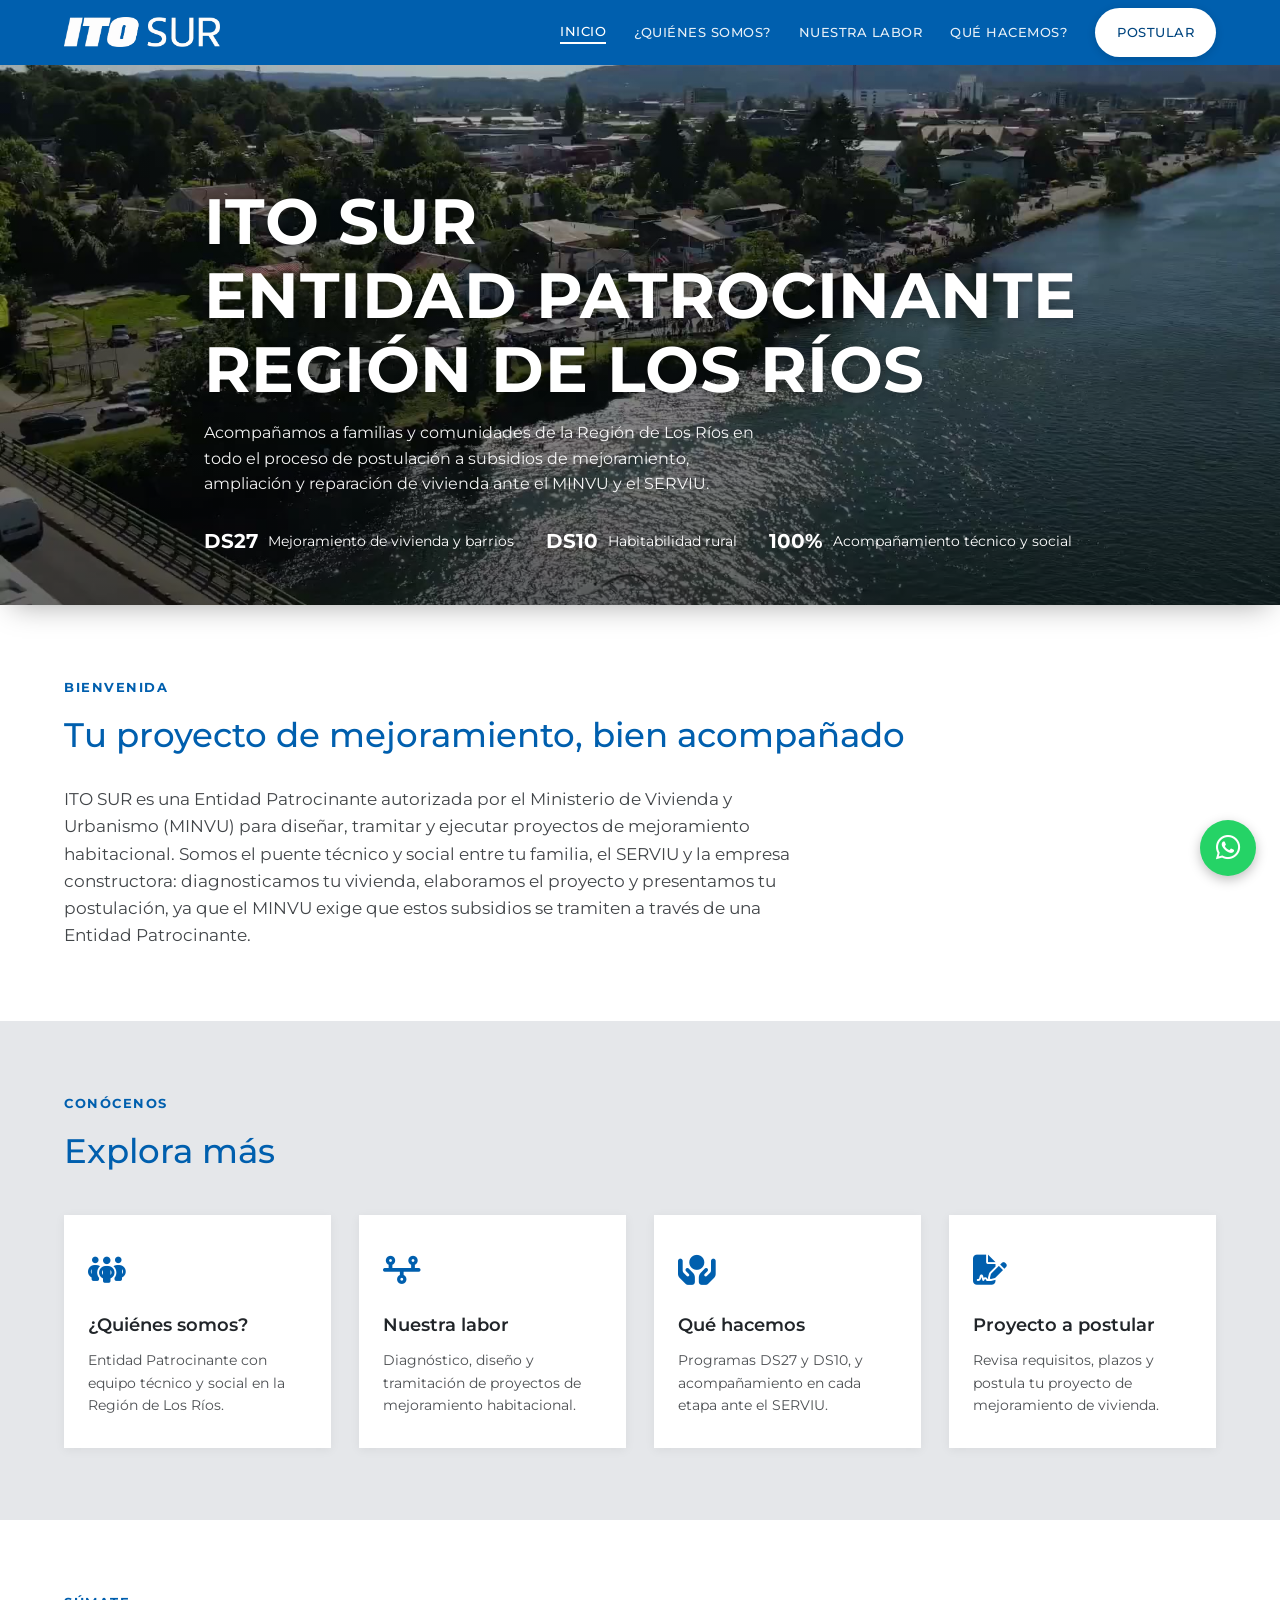
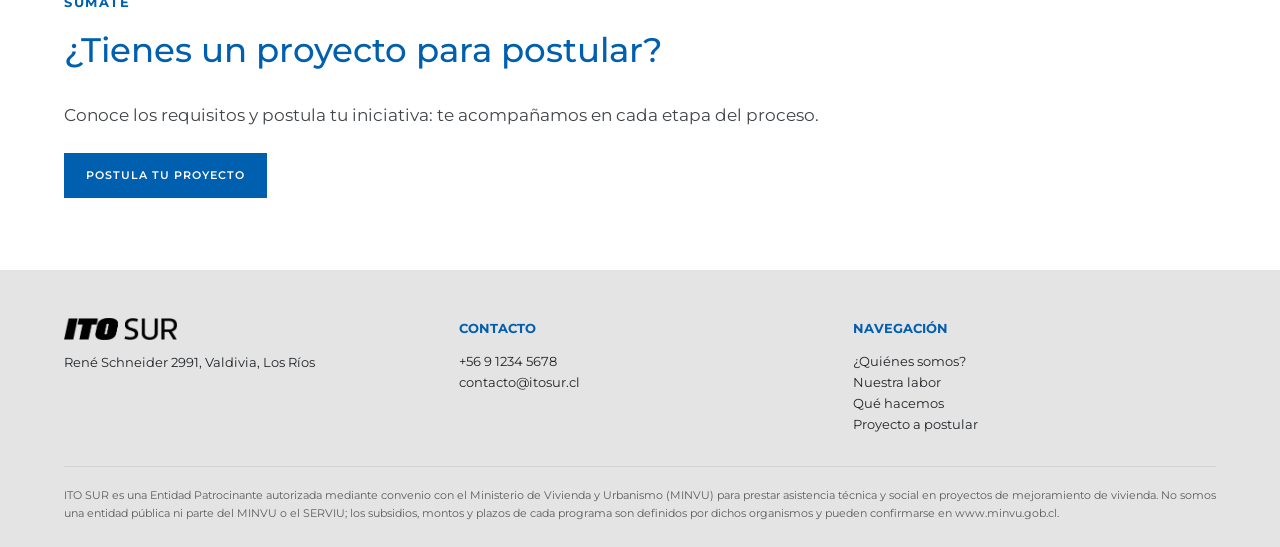
<file: index.html>
<!DOCTYPE html>
<html lang="es">
<head>
<meta charset="UTF-8">
<meta name="viewport" content="width=device-width, initial-scale=1.0">
<title>ITO SUR</title>
<meta name="description" content="ITO SUR es Entidad Patrocinante autorizada por el MINVU en la Región de Los Ríos, especializada en proyectos de mejoramiento de vivienda (DS27) y habitabilidad rural (DS10).">
<link rel="preconnect" href="https://fonts.googleapis.com">
<link href="https://fonts.googleapis.com/css2?family=Montserrat:wght@300;400;500;600;700&display=swap" rel="stylesheet">
<link rel="stylesheet" href="https://cdnjs.cloudflare.com/ajax/libs/font-awesome/6.5.1/css/all.min.css">
<link rel="icon" href="/img/logo.png" type="image/png">
<link rel="stylesheet" href="/css/style.css">
</head>
<body>

<!-- ============ HEADER ============ -->
<header class="site-header">
  <div class="container">
    <a href="/" class="logo"><img src="/img/logo_letra_blanco.png" alt="ITO SUR - Entidad Patrocinante" class="logo-img"></a>
    <nav class="main-nav">
      <a href="/">Inicio</a>
      <a href="/quienes-somos">¿Quiénes somos?</a>
      <a href="/nuestra-labor">Nuestra labor</a>
      <a href="/que-hacemos">Qué hacemos?</a>
      <a href="/proyecto-a-postular" class="btn nav-cta">Postular</a>
    </nav>
    <button class="nav-toggle" aria-label="Abrir menú"><span></span><span></span><span></span></button>
  </div>
</header>

<!-- ============ HERO ============ -->
<section class="hero hero--video">
  <video
    class="hero-video"
    autoplay
    muted
    loop
    playsinline
    webkit-playsinline
    poster="/img/hero_valdivia_poster.jpg">
    <source src="/video/hero_valdivia.mp4" type="video/mp4">
  </video>
  <div class="hero-overlay"></div>
  <div class="container">
    <h1>ITO SUR  <br> ENTIDAD PATROCINANTE <br> REGIÓN DE LOS RÍOS </h1>
    <p>Acompañamos a familias y comunidades de la Región de Los Ríos en todo el proceso de postulación a subsidios de mejoramiento, ampliación y reparación de vivienda ante el MINVU y el SERVIU.</p>
    <div class="hero-specs">
      <div class="spec"><strong>DS27</strong> Mejoramiento de vivienda y barrios</div>
      <div class="spec"><strong>DS10</strong> Habitabilidad rural</div>
      <div class="spec"><strong>100%</strong> Acompañamiento técnico y social</div>
    </div>
  </div>
</section>

<!-- ============ INTRO / PRESENTACIÓN ============ -->
<section class="block">
  <div class="container">
    <p class="kicker">Bienvenida</p>
    <h2 class="section-title">Tu proyecto de mejoramiento, bien acompañado</h2>
    <p class="lead">ITO SUR es una Entidad Patrocinante autorizada por el Ministerio de Vivienda y Urbanismo (MINVU) para diseñar, tramitar y ejecutar proyectos de mejoramiento habitacional. Somos el puente técnico y social entre tu familia, el SERVIU y la empresa constructora: diagnosticamos tu vivienda, elaboramos el proyecto y presentamos tu postulación, ya que el MINVU exige que estos subsidios se tramiten a través de una Entidad Patrocinante.</p>
  </div>
</section>

<!-- ============ ACCESOS RÁPIDOS A LAS OTRAS PÁGINAS ============ -->
<section class="block bg-alt">
  <div class="container">
    <p class="kicker">Conócenos</p>
    <h2 class="section-title">Explora más</h2>
    <div class="card-grid">
      <a class="card" href="/quienes-somos">
        <div class="icon"><i class="fa-solid fa-people-group"></i></div>
        <h3>¿Quiénes somos?</h3>
        <p>Entidad Patrocinante con equipo técnico y social en la Región de Los Ríos.</p>
      </a>
      <a class="card" href="/nuestra-labor">
        <div class="icon"><i class="fa-solid fa-timeline"></i></div>
        <h3>Nuestra labor</h3>
        <p>Diagnóstico, diseño y tramitación de proyectos de mejoramiento habitacional.</p>
      </a>
      <a class="card" href="/que-hacemos">
        <div class="icon"><i class="fa-solid fa-hands-holding-circle"></i></div>
        <h3>Qué hacemos</h3>
        <p>Programas DS27 y DS10, y acompañamiento en cada etapa ante el SERVIU.</p>
      </a>
      <a class="card" href="/proyecto-a-postular">
        <div class="icon"><i class="fa-solid fa-file-signature"></i></div>
        <h3>Proyecto a postular</h3>
        <p>Revisa requisitos, plazos y postula tu proyecto de mejoramiento de vivienda.</p>
      </a>
    </div>
  </div>
</section>

<!-- ============ CTA FINAL ============ -->
<section class="block">
  <div class="container">
    <p class="kicker">Súmate</p>
    <h2 class="section-title">¿Tienes un proyecto para postular?</h2>
    <p class="lead" style="margin-bottom:24px;">Conoce los requisitos y postula tu iniciativa: te acompañamos en cada etapa del proceso.</p>
    <a href="/proyecto-a-postular" class="btn">Postula tu proyecto</a>
  </div>
</section>

<!-- ============ FOOTER ============ -->
<footer class="site-footer">
  <div class="container">
    <div class="footer-cols">
      <div>
        <img src="/img/logo_letra.png" alt="ITO SUR" class="footer-logo-img">
        <p><a href="https://maps.app.goo.gl/pMrjLkAXb1rFjqR2A" target="_blank" rel="noopener">René Schneider 2991, Valdivia, Los Ríos</a></p>
      </div>
      <div>
        <h4>Contacto</h4>
        <p>+56 9 1234 5678</p>
        <p>contacto@itosur.cl</p>
      </div>
      <div>
        <h4>Navegación</h4>
        <p><a href="/quienes-somos">¿Quiénes somos?</a></p>
        <p><a href="/nuestra-labor">Nuestra labor</a></p>
        <p><a href="/que-hacemos">Qué hacemos</a></p>
        <p><a href="/proyecto-a-postular">Proyecto a postular</a></p>
      </div>
    </div>
    <div class="footer-legal">
      ITO SUR es una Entidad Patrocinante autorizada mediante convenio con el Ministerio de Vivienda y Urbanismo (MINVU) para prestar asistencia técnica y social en proyectos de mejoramiento de vivienda. No somos una entidad pública ni parte del MINVU o el SERVIU; los subsidios, montos y plazos de cada programa son definidos por dichos organismos y pueden confirmarse en www.minvu.gob.cl.
    </div>
  </div>
</footer>

<a href="https://wa.me/[PLACEHOLDER_NUMERO]" class="whatsapp-float" target="_blank" rel="noopener" aria-label="WhatsApp">
  <i class="fa-brands fa-whatsapp"></i>
</a>

<script src="/js/main.js"></script>
</body>
</html>
</file>
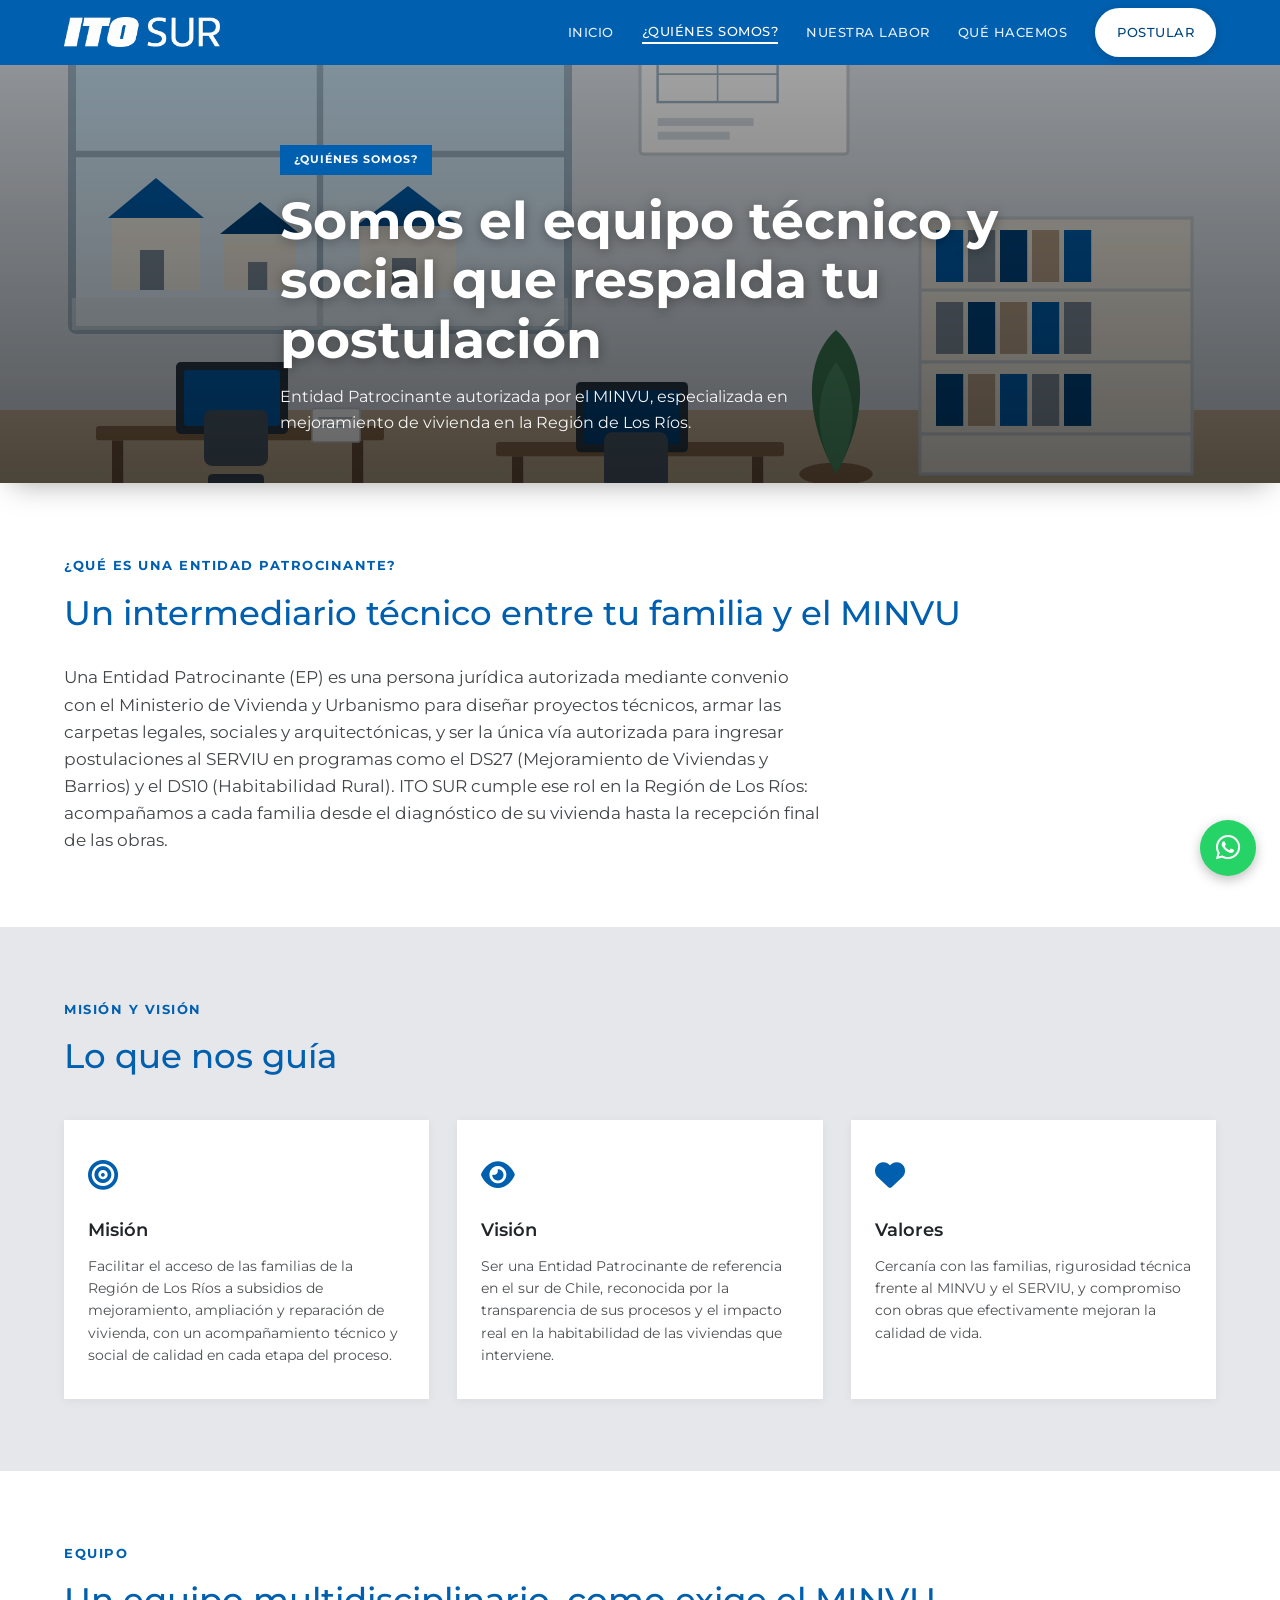
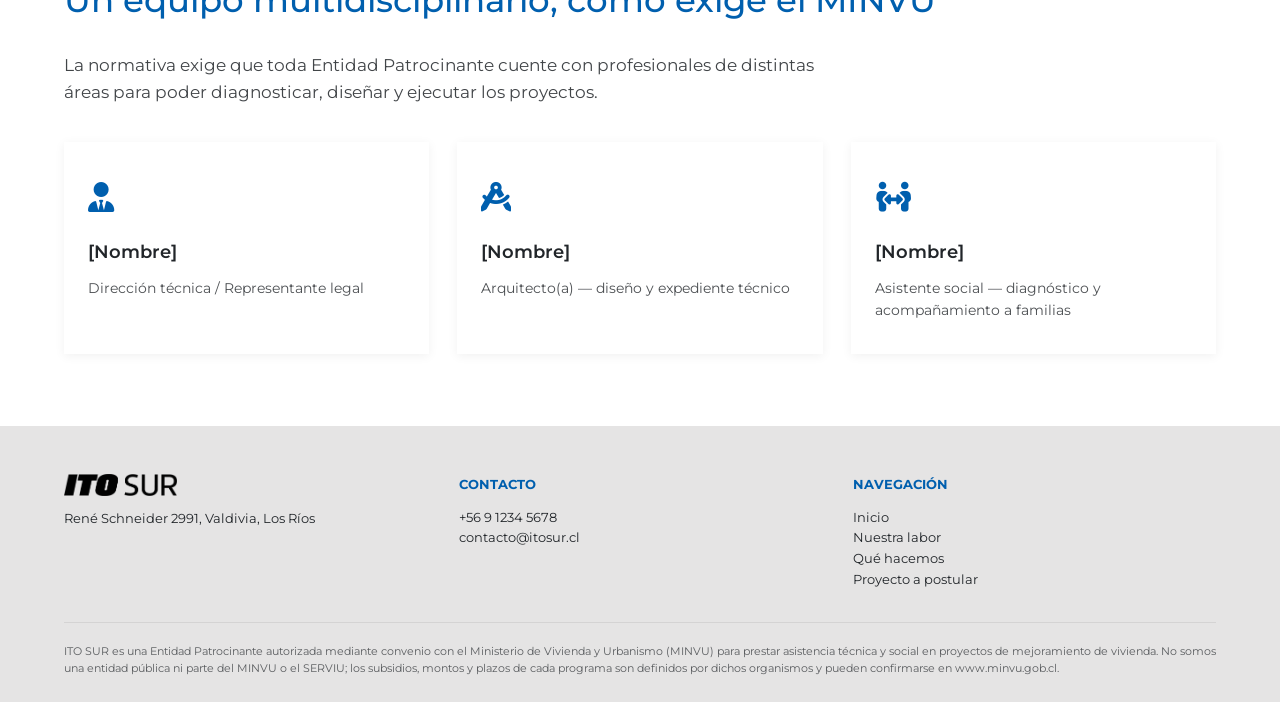
<file: quienes-somos/index.html>
<!DOCTYPE html>
<html lang="es">
<head>
<meta charset="UTF-8">
<meta name="viewport" content="width=device-width, initial-scale=1.0">
<title>ITO SUR — ¿Quiénes somos?</title>
<meta name="description" content="Conoce a ITO SUR, Entidad Patrocinante MINVU en la Región de Los Ríos, especializada en mejoramiento de vivienda.">
<link rel="preconnect" href="https://fonts.googleapis.com">
<link href="https://fonts.googleapis.com/css2?family=Montserrat:wght@300;400;500;600;700&display=swap" rel="stylesheet">
<link rel="stylesheet" href="https://cdnjs.cloudflare.com/ajax/libs/font-awesome/6.5.1/css/all.min.css">
<link rel="icon" href="/img/logo.png" type="image/png">
<link rel="stylesheet" href="/css/style.css">
</head>
<body>

<header class="site-header">
  <div class="container">
    <a href="/" class="logo"><img src="/img/logo_letra_blanco.png" alt="ITO SUR - Entidad Patrocinante" class="logo-img"></a>
    <nav class="main-nav">
      <a href="/">Inicio</a>
      <a href="/quienes-somos">¿Quiénes somos?</a>
      <a href="/nuestra-labor">Nuestra labor</a>
      <a href="/que-hacemos">Qué hacemos</a>
      <a href="/proyecto-a-postular" class="btn nav-cta">Postular</a>
    </nav>
    <button class="nav-toggle" aria-label="Abrir menú"><span></span><span></span><span></span></button>
  </div>
</header>

<!-- [PLACEHOLDER] Fondo con ilustración genérica de oficina.
     Reemplaza img/hero_quienes_somos_placeholder.svg por una foto real
     (oficina, equipo o fachada de ITO SUR) cuando la tengas: solo cambia
     la ruta en background-image, abajo. -->
<section class="hero" style="min-height:40vh; background-image:linear-gradient(0deg, rgba(0,0,0,.6), rgba(0,0,0,.35)), url('/img/hero_quienes_somos_placeholder.svg');">
  <div class="container">
    <span class="hero-badge">¿Quiénes somos?</span>
    <h1>Somos el equipo técnico y social que respalda tu postulación</h1>
    <p>Entidad Patrocinante autorizada por el MINVU, especializada en mejoramiento de vivienda en la Región de Los Ríos.</p>
  </div>
</section>

<section class="block">
  <div class="container">
    <p class="kicker">¿Qué es una Entidad Patrocinante?</p>
    <h2 class="section-title">Un intermediario técnico entre tu familia y el MINVU</h2>
    <p class="lead">Una Entidad Patrocinante (EP) es una persona jurídica autorizada mediante convenio con el Ministerio de Vivienda y Urbanismo para diseñar proyectos técnicos, armar las carpetas legales, sociales y arquitectónicas, y ser la única vía autorizada para ingresar postulaciones al SERVIU en programas como el DS27 (Mejoramiento de Viviendas y Barrios) y el DS10 (Habitabilidad Rural). ITO SUR cumple ese rol en la Región de Los Ríos: acompañamos a cada familia desde el diagnóstico de su vivienda hasta la recepción final de las obras.</p>
  </div>
</section>

<section class="block bg-alt">
  <div class="container">
    <p class="kicker">Misión y visión</p>
    <h2 class="section-title">Lo que nos guía</h2>
    <div class="card-grid">
      <div class="card">
        <div class="icon"><i class="fa-solid fa-bullseye"></i></div>
        <h3>Misión</h3>
        <p>Facilitar el acceso de las familias de la Región de Los Ríos a subsidios de mejoramiento, ampliación y reparación de vivienda, con un acompañamiento técnico y social de calidad en cada etapa del proceso.</p>
      </div>
      <div class="card">
        <div class="icon"><i class="fa-solid fa-eye"></i></div>
        <h3>Visión</h3>
        <p>Ser una Entidad Patrocinante de referencia en el sur de Chile, reconocida por la transparencia de sus procesos y el impacto real en la habitabilidad de las viviendas que interviene.</p>
      </div>
      <div class="card">
        <div class="icon"><i class="fa-solid fa-heart"></i></div>
        <h3>Valores</h3>
        <p>Cercanía con las familias, rigurosidad técnica frente al MINVU y el SERVIU, y compromiso con obras que efectivamente mejoran la calidad de vida.</p>
      </div>
    </div>
  </div>
</section>

<section class="block">
  <div class="container">
    <p class="kicker">Equipo</p>
    <h2 class="section-title">Un equipo multidisciplinario, como exige el MINVU</h2>
    <p class="lead" style="margin-bottom:8px;">La normativa exige que toda Entidad Patrocinante cuente con profesionales de distintas áreas para poder diagnosticar, diseñar y ejecutar los proyectos. <!-- [PLACEHOLDER: reemplaza estas tarjetas con los nombres reales del equipo de ITO SUR] --></p>
    <div class="card-grid">
      <div class="card">
        <div class="icon"><i class="fa-solid fa-user-tie"></i></div>
        <h3>[Nombre]</h3>
        <p>Dirección técnica / Representante legal</p>
      </div>
      <div class="card">
        <div class="icon"><i class="fa-solid fa-drafting-compass"></i></div>
        <h3>[Nombre]</h3>
        <p>Arquitecto(a) — diseño y expediente técnico</p>
      </div>
      <div class="card">
        <div class="icon"><i class="fa-solid fa-people-arrows"></i></div>
        <h3>[Nombre]</h3>
        <p>Asistente social — diagnóstico y acompañamiento a familias</p>
      </div>
    </div>
  </div>
</section>

<footer class="site-footer">
  <div class="container">
    <div class="footer-cols">
      <div>
        <img src="/img/logo_letra.png" alt="ITO SUR" class="footer-logo-img">
        <p><a href="https://maps.app.goo.gl/pMrjLkAXb1rFjqR2A" target="_blank" rel="noopener">René Schneider 2991, Valdivia, Los Ríos</a></p>
      </div>
      <div>
        <h4>Contacto</h4>
        <p>+56 9 1234 5678</p>
        <p>contacto@itosur.cl</p>
      </div>
      <div>
        <h4>Navegación</h4>
        <p><a href="/">Inicio</a></p>
        <p><a href="/nuestra-labor">Nuestra labor</a></p>
        <p><a href="/que-hacemos">Qué hacemos</a></p>
        <p><a href="/proyecto-a-postular">Proyecto a postular</a></p>
      </div>
    </div>
    <div class="footer-legal">
      ITO SUR es una Entidad Patrocinante autorizada mediante convenio con el Ministerio de Vivienda y Urbanismo (MINVU) para prestar asistencia técnica y social en proyectos de mejoramiento de vivienda. No somos una entidad pública ni parte del MINVU o el SERVIU; los subsidios, montos y plazos de cada programa son definidos por dichos organismos y pueden confirmarse en www.minvu.gob.cl.
    </div>
  </div>
</footer>

<a href="https://wa.me/[PLACEHOLDER_NUMERO]" class="whatsapp-float" target="_blank" rel="noopener" aria-label="WhatsApp">
  <i class="fa-brands fa-whatsapp"></i>
</a>

<script src="/js/main.js"></script>
</body>
</html>
</file>
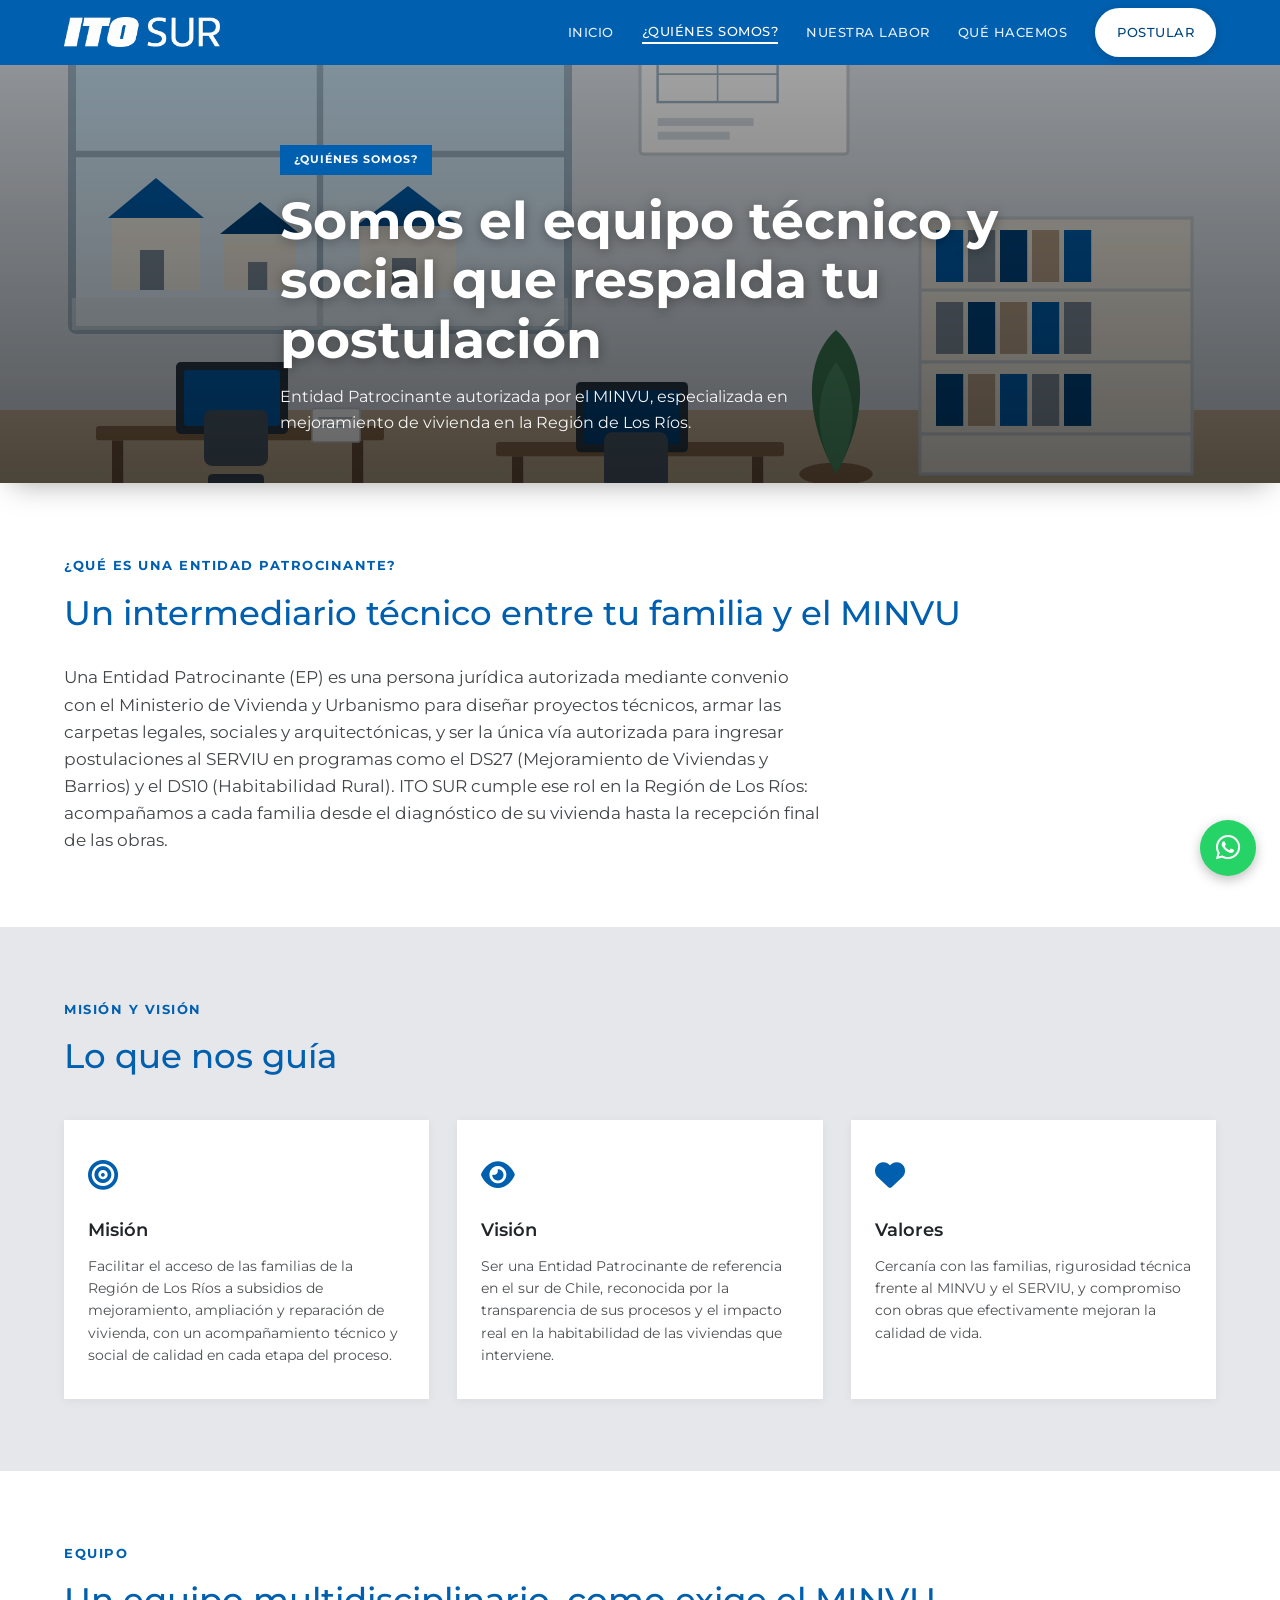
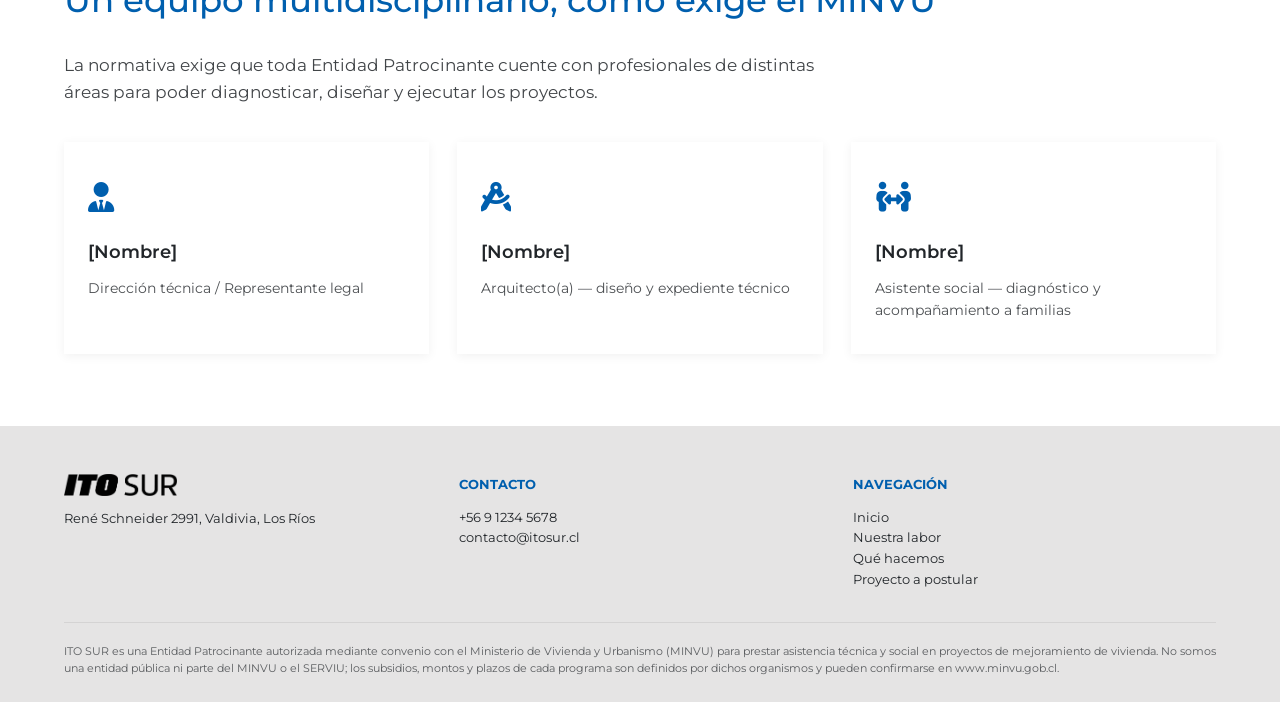
<file: quienes-somos.html>
<!DOCTYPE html>
<html lang="es">
<head>
<meta charset="UTF-8">
<meta name="viewport" content="width=device-width, initial-scale=1.0">
<title>ITO SUR — ¿Quiénes somos?</title>
<meta name="description" content="Conoce a ITO SUR, Entidad Patrocinante MINVU en la Región de Los Ríos, especializada en mejoramiento de vivienda.">
<link rel="preconnect" href="https://fonts.googleapis.com">
<link href="https://fonts.googleapis.com/css2?family=Montserrat:wght@300;400;500;600;700&display=swap" rel="stylesheet">
<link rel="stylesheet" href="https://cdnjs.cloudflare.com/ajax/libs/font-awesome/6.5.1/css/all.min.css">
<link rel="icon" href="/img/logo.png" type="image/png">
<link rel="stylesheet" href="/css/style.css">
</head>
<body>

<header class="site-header">
  <div class="container">
    <a href="/" class="logo"><img src="/img/logo-letra-blanco.png" alt="ITO SUR - Entidad Patrocinante" class="logo-img"></a>
    <nav class="main-nav">
      <a href="/">Inicio</a>
      <a href="/quienes-somos">¿Quiénes somos?</a>
      <a href="/nuestra-labor">Nuestra labor</a>
      <a href="/que-hacemos">Qué hacemos</a>
      <a href="/proyecto-a-postular" class="btn nav-cta">Postular</a>
    </nav>
    <button class="nav-toggle" aria-label="Abrir menú"><span></span><span></span><span></span></button>
  </div>
</header>

<!-- [PLACEHOLDER] Fondo con ilustración genérica de oficina.
     Reemplaza img/hero-quienes-somos-placeholder.svg por una foto real
     (oficina, equipo o fachada de ITO SUR) cuando la tengas: solo cambia
     la ruta en background-image, abajo. -->
<section class="hero" style="min-height:40vh; background-image:linear-gradient(0deg, rgba(0,0,0,.6), rgba(0,0,0,.35)), url('/img/hero-quienes-somos-placeholder.svg');">
  <div class="container">
    <span class="hero-badge">¿Quiénes somos?</span>
    <h1>Somos el equipo técnico y social que respalda tu postulación</h1>
    <p>Entidad Patrocinante autorizada por el MINVU, especializada en mejoramiento de vivienda en la Región de Los Ríos.</p>
  </div>
</section>

<section class="block">
  <div class="container">
    <p class="kicker">¿Qué es una Entidad Patrocinante?</p>
    <h2 class="section-title">Un intermediario técnico entre tu familia y el MINVU</h2>
    <p class="lead">Una Entidad Patrocinante (EP) es una persona jurídica autorizada mediante convenio con el Ministerio de Vivienda y Urbanismo para diseñar proyectos técnicos, armar las carpetas legales, sociales y arquitectónicas, y ser la única vía autorizada para ingresar postulaciones al SERVIU en programas como el DS27 (Mejoramiento de Viviendas y Barrios) y el DS10 (Habitabilidad Rural). ITO SUR cumple ese rol en la Región de Los Ríos: acompañamos a cada familia desde el diagnóstico de su vivienda hasta la recepción final de las obras.</p>
  </div>
</section>

<section class="block bg-alt">
  <div class="container">
    <p class="kicker">Misión y visión</p>
    <h2 class="section-title">Lo que nos guía</h2>
    <div class="card-grid">
      <div class="card">
        <div class="icon"><i class="fa-solid fa-bullseye"></i></div>
        <h3>Misión</h3>
        <p>Facilitar el acceso de las familias de la Región de Los Ríos a subsidios de mejoramiento, ampliación y reparación de vivienda, con un acompañamiento técnico y social de calidad en cada etapa del proceso.</p>
      </div>
      <div class="card">
        <div class="icon"><i class="fa-solid fa-eye"></i></div>
        <h3>Visión</h3>
        <p>Ser una Entidad Patrocinante de referencia en el sur de Chile, reconocida por la transparencia de sus procesos y el impacto real en la habitabilidad de las viviendas que interviene.</p>
      </div>
      <div class="card">
        <div class="icon"><i class="fa-solid fa-heart"></i></div>
        <h3>Valores</h3>
        <p>Cercanía con las familias, rigurosidad técnica frente al MINVU y el SERVIU, y compromiso con obras que efectivamente mejoran la calidad de vida.</p>
      </div>
    </div>
  </div>
</section>

<section class="block">
  <div class="container">
    <p class="kicker">Equipo</p>
    <h2 class="section-title">Un equipo multidisciplinario, como exige el MINVU</h2>
    <p class="lead" style="margin-bottom:8px;">La normativa exige que toda Entidad Patrocinante cuente con profesionales de distintas áreas para poder diagnosticar, diseñar y ejecutar los proyectos. <!-- [PLACEHOLDER: reemplaza estas tarjetas con los nombres reales del equipo de ITO SUR] --></p>
    <div class="card-grid">
      <div class="card">
        <div class="icon"><i class="fa-solid fa-user-tie"></i></div>
        <h3>[Nombre]</h3>
        <p>Dirección técnica / Representante legal</p>
      </div>
      <div class="card">
        <div class="icon"><i class="fa-solid fa-drafting-compass"></i></div>
        <h3>[Nombre]</h3>
        <p>Arquitecto(a) — diseño y expediente técnico</p>
      </div>
      <div class="card">
        <div class="icon"><i class="fa-solid fa-people-arrows"></i></div>
        <h3>[Nombre]</h3>
        <p>Asistente social — diagnóstico y acompañamiento a familias</p>
      </div>
    </div>
  </div>
</section>

<footer class="site-footer">
  <div class="container">
    <div class="footer-cols">
      <div>
        <img src="/img/logo-letra.png" alt="ITO SUR" class="footer-logo-img">
        <p><a href="https://maps.app.goo.gl/pMrjLkAXb1rFjqR2A" target="_blank" rel="noopener">René Schneider 2991, Valdivia, Los Ríos</a></p>
      </div>
      <div>
        <h4>Contacto</h4>
        <p>+56 9 1234 5678</p>
        <p>contacto@itosur.cl</p>
      </div>
      <div>
        <h4>Navegación</h4>
        <p><a href="/">Inicio</a></p>
        <p><a href="/nuestra-labor">Nuestra labor</a></p>
        <p><a href="/que-hacemos">Qué hacemos</a></p>
        <p><a href="/proyecto-a-postular">Proyecto a postular</a></p>
      </div>
    </div>
    <div class="footer-legal">
      ITO SUR es una Entidad Patrocinante autorizada mediante convenio con el Ministerio de Vivienda y Urbanismo (MINVU) para prestar asistencia técnica y social en proyectos de mejoramiento de vivienda. No somos una entidad pública ni parte del MINVU o el SERVIU; los subsidios, montos y plazos de cada programa son definidos por dichos organismos y pueden confirmarse en www.minvu.gob.cl.
    </div>
  </div>
</footer>

<a href="https://wa.me/[PLACEHOLDER_NUMERO]" class="whatsapp-float" target="_blank" rel="noopener" aria-label="WhatsApp">
  <i class="fa-brands fa-whatsapp"></i>
</a>

<script src="/js/main.js"></script>
</body>
</html>
</file>
<file: css/style.css>
/* ============================================================
   [PLACEHOLDER] Hoja de estilos base
   Reemplaza los valores marcados con [PLACEHOLDER] por los datos
   reales de tu marca (colores, logo, tipografía si corresponde).
   ============================================================ */

:root {
  /* --- Paleta --- [PLACEHOLDER: color de marca] --- */
  --color-primary: #005FAE;
  --color-primary-dark: #00457F;
  --color-bg: #FFFFFF;
  --color-bg-alt: #E5E7EA;
  --color-bg-alt-2: #F2F2F2;
  --color-footer-bg: #E5E4E4;
  --color-text: #212529;
  --color-text-light: #FFFFFF;
  --color-whatsapp: #25D366;

  /* --- Tipografía --- */
  --font-main: 'Montserrat', Arial, sans-serif;

  /* --- Layout --- */
  --header-height: 65px;
  --max-width: 1200px;
}

* { box-sizing: border-box; margin: 0; padding: 0; }

html { scroll-behavior: smooth; }

body {
  font-family: var(--font-main);
  color: var(--color-text);
  background: var(--color-bg);
  line-height: 1.6;
  padding-top: var(--header-height);
}

img { max-width: 100%; display: block; }

a { text-decoration: none; color: inherit; }

ul { list-style: none; }

.container {
  max-width: var(--max-width);
  margin: 0 auto;
  padding: 0 24px;
}

/* ============================================================
   HEADER
   ============================================================ */

.site-header {
  position: fixed;
  top: 0; left: 0; right: 0;
  height: var(--header-height);
  background: var(--color-primary);
  z-index: 1000;
  display: flex;
  align-items: center;
}

.site-header .container {
  display: flex;
  align-items: center;
  justify-content: space-between;
  width: 100%;
}

.logo {
  color: var(--color-text-light);
  font-weight: 700;
  font-size: 20px;
  letter-spacing: 0.5px;
  display: flex;
  align-items: center;
}

.logo span { font-weight: 300; }

.logo-img {
  height: 30px;
  width: auto;
  display: block;
}

.main-nav {
  display: flex;
  align-items: center;
  gap: 28px;
}

.main-nav a {
  color: var(--color-text-light);
  font-size: 13px;
  font-weight: 500;
  text-transform: uppercase;
  letter-spacing: 0.5px;
  opacity: 0.9;
  transition: opacity .2s;
}

.main-nav a:hover,
.main-nav a.active {
  opacity: 1;
  border-bottom: 2px solid var(--color-text-light);
}

.nav-toggle {
  display: none;
  flex-direction: column;
  gap: 5px;
  background: none;
  border: none;
  cursor: pointer;
}
.nav-toggle span {
  width: 24px; height: 2px;
  background: var(--color-text-light);
}

/* ============================================================
   BOTONES
   ============================================================ */

.btn {
  display: inline-block;
  background: var(--color-primary);
  color: var(--color-text-light);
  font-family: inherit;
  font-size: 11px;
  font-weight: 600;
  text-transform: uppercase;
  letter-spacing: 1px;
  padding: 14px 22px;
  border: none;
  cursor: pointer;
  transition: background .2s;
}

.btn:hover { background: var(--color-primary-dark); }

.btn-outline {
  background: transparent;
  border: 2px solid var(--color-text-light);
  color: var(--color-text-light);
}

.btn-outline:hover {
  background: var(--color-text-light);
  color: var(--color-primary);
}

/* Variante de .btn-outline para usar sobre fondos claros (no el hero) */
.btn-outline-primary {
  background: transparent;
  border: 2px solid var(--color-primary);
  color: var(--color-primary);
}

.btn-outline-primary:hover {
  background: var(--color-primary);
  color: var(--color-text-light);
}

/* --- Botón "Postular" del header: destaca en blanco sobre el fondo del nav --- */

.main-nav a.nav-cta {
  background: var(--color-text-light);
  color: var(--color-primary-dark);
  opacity: 1;
  border-radius: 999px;
  box-shadow: 0 2px 8px rgba(0,0,0,.15);
  animation: nav-cta-pulse 2.2s ease-in-out infinite;
}

.main-nav a.nav-cta:hover {
  background: var(--color-text-light);
  color: var(--color-primary);
  border-bottom: none;
  animation-play-state: paused;
}

@keyframes nav-cta-pulse {
  0%, 100% { transform: scale(1); box-shadow: 0 0 0 0 rgba(255,255,255,.5); }
  50% { transform: scale(1.06); box-shadow: 0 0 0 6px rgba(255,255,255,0); }
}

@media (prefers-reduced-motion: reduce) {
  .nav-cta { animation: none; }
}

/* ============================================================
   HERO (portada de cada página)
   ============================================================ */

.hero {
  position: relative;
  min-height: 60vh;
  display: flex;
  align-items: flex-end;
  background: linear-gradient(0deg, rgba(0,0,0,.55), rgba(0,0,0,.25)),
              url('../img/hero-placeholder.jpg') center/cover no-repeat;
  /* [PLACEHOLDER: imagen o video de fondo del proyecto] */
  color: var(--color-text-light);
  padding: 80px 0 48px;
  box-shadow: 0 12px 28px -12px rgba(0,0,0,.35);
}

/* --- Variante con video de fondo (usada en el hero de index.html) --- */

.hero--video {
  background: none; /* el video reemplaza la imagen de fondo */
  overflow: hidden;
}

.hero-video {
  position: absolute;
  top: 0; left: 0;
  width: 100%;
  height: 100%;
  object-fit: cover;
  z-index: 0;
}

.hero-overlay {
  position: absolute;
  top: 0; left: 0;
  width: 100%;
  height: 100%;
  background: linear-gradient(0deg, rgba(0,0,0,.6), rgba(0,0,0,.25));
  z-index: 1;
}

.hero--video .container {
  position: relative;
  z-index: 2;
}

.hero-badge {
  display: inline-block;
  background: var(--color-primary);
  color: var(--color-text-light);
  font-size: 11px;
  font-weight: 700;
  text-transform: uppercase;
  letter-spacing: 1px;
  padding: 6px 14px;
  margin-bottom: 16px;
}

.hero h1 {
  font-size: 52px;
  font-weight: 700;
  line-height: 1.15;
  max-width: 720px;
  margin-bottom: 14px;
  text-shadow: 0 2px 12px rgba(0,0,0,.35);
}

.hero--video h1 {
  font-size: 64px;
  letter-spacing: 0.5px;
  max-width: 900px;
}

.hero p {
  font-size: 16px;
  max-width: 560px;
  opacity: 0.95;
}

.hero-specs {
  display: flex;
  gap: 32px;
  margin-top: 28px;
  flex-wrap: wrap;
}

.hero-specs .spec {
  display: flex;
  align-items: center;
  gap: 10px;
  font-size: 14px;
}

.hero-specs .spec strong {
  display: block;
  font-size: 20px;
  font-weight: 700;
}

/* ============================================================
   SECCIONES DE CONTENIDO
   ============================================================ */

section.block {
  padding: 72px 0;
}

.bg-alt { background: var(--color-bg-alt); }
.bg-alt-2 { background: var(--color-bg-alt-2); }

.kicker {
  color: var(--color-primary);
  font-size: 13px;
  font-weight: 700;
  text-transform: uppercase;
  letter-spacing: 1.5px;
  margin-bottom: 10px;
}

h2.section-title {
  color: var(--color-primary);
  font-size: 34px;
  font-weight: 500;
  margin-bottom: 24px;
}

.lead {
  font-size: 17px;
  max-width: 760px;
  color: var(--color-text);
  opacity: 0.85;
}

/* --- Grid de tarjetas (usado en "qué hacemos", "nuestra labor", etc.) --- */

.card-grid {
  display: grid;
  grid-template-columns: repeat(auto-fit, minmax(260px, 1fr));
  gap: 28px;
  margin-top: 36px;
}

.card {
  display: block;
  background: var(--color-bg);
  padding: 32px 24px;
  box-shadow: 0 2px 10px rgba(0,0,0,.06);
  transition: transform .25s ease, box-shadow .25s ease;
}

.card:hover,
.card:focus-visible {
  transform: translateY(-6px);
  box-shadow: 0 10px 24px rgba(0,0,0,.12);
}

.card:hover .icon,
.card:focus-visible .icon {
  color: var(--color-primary-dark, var(--color-primary));
}

.card .icon {
  font-size: 30px;
  color: var(--color-primary);
  margin-bottom: 16px;
}

.card h3 {
  font-size: 18px;
  font-weight: 600;
  margin-bottom: 10px;
}

.card p {
  font-size: 14px;
  opacity: 0.8;
}

/* --- Timeline (usado en "nuestra labor" y "qué hacemos") --- */

.timeline {
  display: grid;
  grid-template-columns: repeat(4, 1fr);
  gap: 28px;
  margin-top: 56px;
  position: relative;
}

/* Línea base (gris) que conecta los pasos */
.timeline::before {
  content: '';
  position: absolute;
  top: 27px; left: calc(12.5% - 1px); right: calc(12.5% - 1px);
  height: 2px;
  background: #DADFE4;
  z-index: 0;
}

/* Línea de progreso (color de marca) que avanza hasta el paso activo */
.timeline::after {
  content: '';
  position: absolute;
  top: 27px; left: calc(12.5% - 1px);
  width: var(--timeline-progress, 0%);
  height: 2px;
  background: var(--color-primary);
  z-index: 0;
  transition: width .3s ease;
}

.timeline .step {
  position: relative;
  z-index: 1;
  text-align: center;
  padding: 20px 14px 18px;
  background: var(--color-bg);
  border-radius: 4px;
  transition: transform .25s ease, box-shadow .25s ease;
}

.timeline .step:hover {
  transform: translateY(-4px);
  box-shadow: 0 10px 24px rgba(0,0,0,.08);
}

.timeline .step .dot {
  width: 56px; height: 56px;
  border-radius: 50%;
  background: var(--color-bg);
  border: 2px solid #DADFE4;
  margin: 0 auto 16px;
  display: flex;
  align-items: center;
  justify-content: center;
  font-size: 20px;
  color: #9AA4AC;
  transition: background .25s ease, border-color .25s ease, color .25s ease;
}

.timeline .step.active .dot,
.timeline .step.done .dot {
  background: var(--color-primary);
  border-color: var(--color-primary);
  color: var(--color-text-light);
}

.timeline .step .step-number {
  position: absolute;
  top: 12px; right: 18px;
  font-size: 11px;
  font-weight: 700;
  color: #C3CAD1;
}

.timeline .step.active .step-number,
.timeline .step.done .step-number {
  color: var(--color-primary);
}

.timeline .step h4 {
  font-size: 14px;
  font-weight: 600;
  text-transform: uppercase;
  letter-spacing: 0.4px;
  margin-bottom: 8px;
  color: var(--color-text);
}

.timeline .step.active h4 { color: var(--color-primary); }

.timeline .step p {
  font-size: 13px;
  line-height: 1.5;
  opacity: 0.75;
}

@media (max-width: 860px) {
  .timeline {
    grid-template-columns: 1fr;
    gap: 16px;
  }
  .timeline::before {
    top: 0; bottom: 0; left: 27px; right: auto;
    width: 2px; height: auto;
  }
  /* En mobile el progreso se transmite con el color de cada dot (activo/completado);
     la línea de progreso vertical se omite por simplicidad. */
  .timeline::after { display: none; }
  .timeline .step {
    display: grid;
    grid-template-columns: 56px 1fr;
    gap: 18px;
    text-align: left;
    align-items: center;
    padding: 14px 14px 14px 0;
  }
  .timeline .step .dot { margin: 0; }
  .timeline .step .step-number { top: 8px; right: 8px; }
}

/* --- Ubicación / mapa --- */

.location-wrap {
  display: grid;
  grid-template-columns: 1fr 1fr;
  gap: 40px;
  align-items: start;
  margin-top: 32px;
}

.tag-list {
  display: flex;
  gap: 10px;
  flex-wrap: wrap;
  margin: 20px 0;
}

.tag-list li {
  background: var(--color-bg);
  border: 1px solid #ddd;
  padding: 6px 14px;
  font-size: 13px;
}

.map-embed {
  width: 100%;
  height: 360px;
  background: var(--color-bg-alt-2);
  display: flex;
  align-items: center;
  justify-content: center;
  color: #888;
  font-size: 13px;
  /* [PLACEHOLDER: reemplazar por <iframe> de Google Maps] */
}

/* ============================================================
   CONTACTO / POSTULACIÓN
   ============================================================ */

.contact-grid {
  display: grid;
  grid-template-columns: 1fr 1fr;
  gap: 48px;
  margin-top: 32px;
}

.contact-info li {
  margin-bottom: 18px;
  font-size: 14px;
}

.contact-info li strong {
  display: block;
  font-size: 13px;
  text-transform: uppercase;
  color: var(--color-primary);
  margin-bottom: 4px;
}

.email-options {
  background: var(--color-bg);
  padding: 32px;
  box-shadow: 0 2px 10px rgba(0,0,0,.06);
}

.email-options > p {
  margin-top: 0;
  margin-bottom: 20px;
}

.email-option-btn {
  display: flex;
  align-items: center;
  gap: 10px;
  width: 100%;
  margin-bottom: 14px;
}

.email-option-icon {
  width: 20px;
  height: 20px;
  flex-shrink: 0;
}

.email-option-link {
  display: block;
  width: 100%;
  margin-top: 10px;
  padding: 0;
  background: none;
  border: none;
  font-family: inherit;
  font-size: 13px;
  text-align: left;
  text-decoration: underline;
  color: inherit;
  cursor: pointer;
}

.postulacion-form { margin-top: 4px; }

.form-field { margin-bottom: 16px; }

.form-field label {
  display: block;
  font-size: 12px;
  font-weight: 600;
  text-transform: uppercase;
  letter-spacing: .02em;
  color: var(--color-primary);
  margin-bottom: 6px;
}

.form-field input,
.form-field textarea {
  width: 100%;
  padding: 10px 12px;
  border: 1px solid rgba(0,0,0,.15);
  background: #fff;
  font-family: inherit;
  font-size: 14px;
  color: var(--color-text);
}

.form-field textarea {
  resize: vertical;
  min-height: 90px;
}

.form-field input:focus,
.form-field textarea:focus {
  outline: 2px solid var(--color-primary);
  outline-offset: 1px;
}

.form-field input:invalid:not(:placeholder-shown),
.form-field textarea:invalid:not(:placeholder-shown) {
  border-color: #c0392b;
}

/* ============================================================
   FOOTER
   ============================================================ */

.site-footer {
  background: var(--color-footer-bg);
  padding: 48px 0 24px;
  font-size: 13px;
  color: var(--color-text);
}

.footer-cols {
  display: grid;
  grid-template-columns: repeat(auto-fit, minmax(200px, 1fr));
  gap: 32px;
  margin-bottom: 32px;
}

.footer-cols h4 {
  font-size: 13px;
  text-transform: uppercase;
  color: var(--color-primary);
  margin-bottom: 12px;
}

.footer-logo-img {
  height: 22px;
  width: auto;
  display: block;
  margin-bottom: 12px;
}

.footer-legal {
  border-top: 1px solid rgba(0,0,0,.1);
  padding-top: 20px;
  font-size: 11px;
  opacity: 0.7;
}

/* ============================================================
   WHATSAPP FLOTANTE
   ============================================================ */

.whatsapp-float {
  position: fixed;
  bottom: 24px;
  right: 24px;
  width: 56px;
  height: 56px;
  background: var(--color-whatsapp);
  border-radius: 50px;
  display: flex;
  align-items: center;
  justify-content: center;
  color: #fff;
  font-size: 28px;
  box-shadow: 0 4px 12px rgba(0,0,0,.25);
  z-index: 999;
}

/* ============================================================
   RESPONSIVE
   ============================================================ */

@media (max-width: 860px) {
  .location-wrap,
  .contact-grid { grid-template-columns: 1fr; }
}

@media (max-width: 768px) {
  .main-nav {
    position: fixed;
    top: var(--header-height);
    left: 0; right: 0;
    background: var(--color-primary);
    flex-direction: column;
    align-items: flex-start;
    padding: 20px 24px;
    gap: 18px;
    transform: translateY(-150%);
    transition: transform .25s ease;
  }
  .main-nav.open { transform: translateY(0); }
  .nav-toggle { display: flex; }
  .hero h1 { font-size: 34px; }
  .hero--video h1 { font-size: 36px; }
  h2.section-title { font-size: 26px; }
}
</file>
